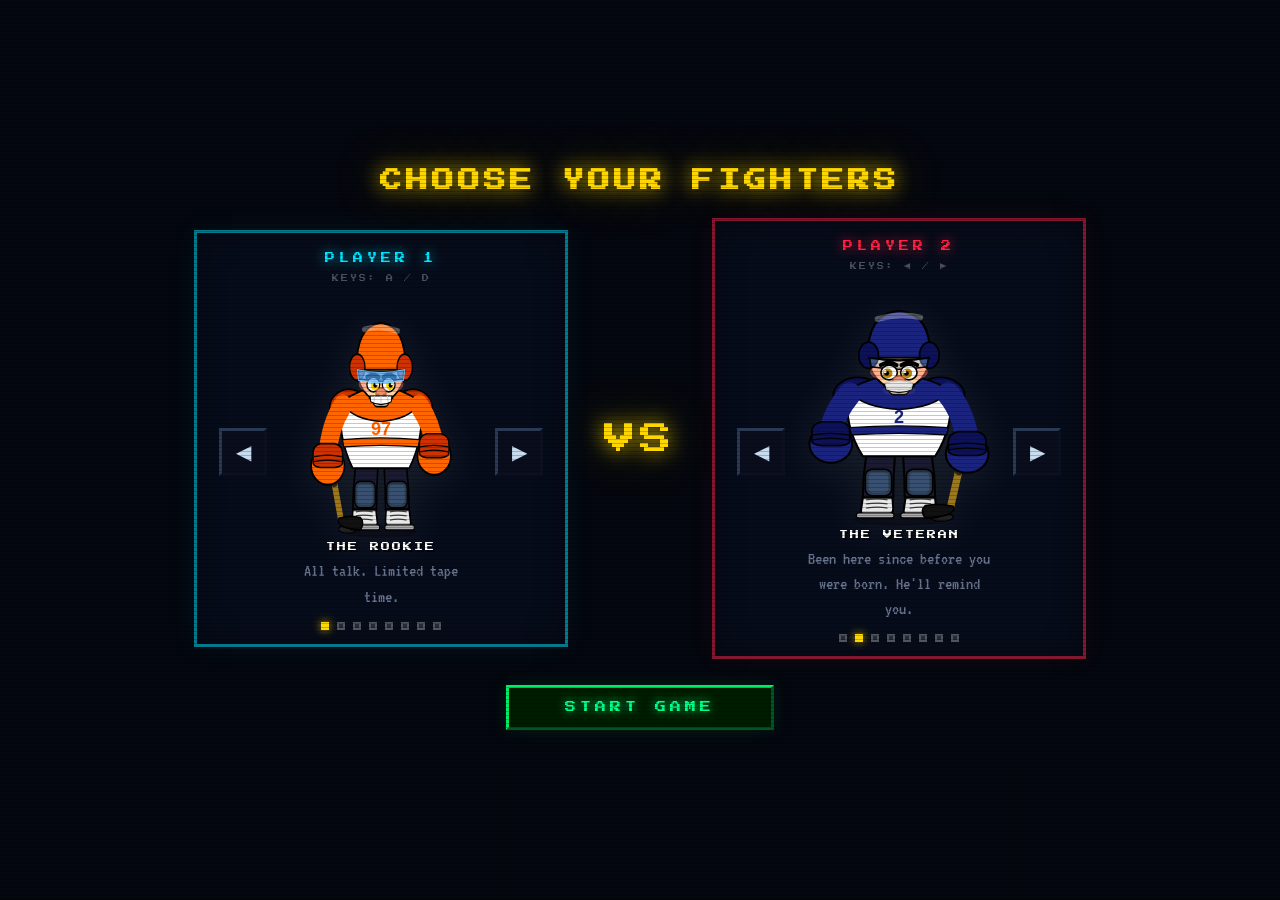
<file: web/index.html>
<!DOCTYPE html>
<html lang="en">
<head>
    <meta charset="UTF-8">
    <meta name="viewport" content="width=device-width, initial-scale=1.0">
    <title>Pond Hockey Insult Simulator</title>
    <link rel="stylesheet" href="style.css">
</head>
<body>

    <!-- ===================== CHARACTER SELECT ===================== -->
    <div id="character-select">
        <h1 class="cs-title">CHOOSE YOUR FIGHTERS</h1>
        <div class="cs-arena">

            <div class="cs-picker" id="cs-p1">
                <div class="cs-player-label">PLAYER 1</div>
                <div class="cs-controls-hint">Keys: A / D</div>
                <div class="cs-carousel">
                    <button class="cs-arrow" id="p1-prev">&#9664;</button>
                    <div class="cs-character-display">
                        <div class="cs-sprite-wrap" id="p1-sprite"></div>
                        <div class="cs-char-name"    id="p1-char-name"></div>
                        <div class="cs-char-tagline" id="p1-char-tagline"></div>
                    </div>
                    <button class="cs-arrow" id="p1-next">&#9654;</button>
                </div>
                <div class="cs-dots" id="p1-dots"></div>
            </div>

            <div class="cs-vs">VS</div>

            <div class="cs-picker" id="cs-p2">
                <div class="cs-player-label">PLAYER 2</div>
                <div class="cs-controls-hint">Keys: &#9664; / &#9654;</div>
                <div class="cs-carousel">
                    <button class="cs-arrow" id="p2-prev">&#9664;</button>
                    <div class="cs-character-display">
                        <div class="cs-sprite-wrap" id="p2-sprite"></div>
                        <div class="cs-char-name"    id="p2-char-name"></div>
                        <div class="cs-char-tagline" id="p2-char-tagline"></div>
                    </div>
                    <button class="cs-arrow" id="p2-next">&#9654;</button>
                </div>
                <div class="cs-dots" id="p2-dots"></div>
            </div>

        </div>
        <button class="game-button cs-start-btn" id="cs-start">START GAME</button>
    </div>

    <!-- ======================== GAME SCREEN ======================== -->
    <div class="game-container" id="game-screen" style="display:none">

        <!-- Health Bars -->
        <div class="health-bars">
            <div class="health-bar-container left">
                <div class="player-name" id="player1-name">Player 1</div>
                <div class="health-bar-border">
                    <div class="health-bar" id="player1-health"></div>
                </div>
            </div>

            <div class="round-counter">RND <span id="round-number">1</span></div>

            <div class="health-bar-container right">
                <div class="player-name" id="player2-name">Player 2</div>
                <div class="health-bar-border">
                    <div class="health-bar" id="player2-health"></div>
                </div>
            </div>
        </div>

        <!-- Main Game Area -->
        <div class="game-area">

            <!-- Characters + Insult Bubble -->
            <div class="characters">
                <div class="character left" id="character1">
                    <div class="pbox">
                        <div class="pbox-pipe-h"></div>
                        <div class="pbox-glass-area">
                            <div class="pbox-glare"></div>
                            <div class="pbox-fog" id="p1-fog"></div>
                            <div class="character-sprite"></div>
                        </div>
                        <div class="pbox-pipe-h"></div>
                        <div class="pbox-boards"><span class="pbox-label">PENALTY BOX</span></div>
                    </div>
                </div>

                <div class="center-display">
                    <div class="insult-bubble">
                        <div class="current-insult" id="current-insult">
                            Select words to build your insult!
                        </div>
                    </div>
                    <div class="damage-indicator" id="damage-indicator"></div>
                </div>

                <div class="character right" id="character2">
                    <div class="pbox">
                        <div class="pbox-pipe-h"></div>
                        <div class="pbox-glass-area">
                            <div class="pbox-glare"></div>
                            <div class="pbox-fog" id="p2-fog"></div>
                            <div class="character-sprite"></div>
                        </div>
                        <div class="pbox-pipe-h"></div>
                        <div class="pbox-boards"><span class="pbox-label">PENALTY BOX</span></div>
                    </div>
                </div>
            </div>

            <!-- Word Selection -->
            <div class="word-selection-area">
                <div class="available-words" id="available-words"></div>
                <div class="action-buttons">
                    <button class="game-button" id="finish-insult-btn">Fire!</button>
                    <button class="game-button secondary" id="reset-btn">Reset</button>
                </div>
            </div>

        </div>

        <!-- Turn Indicator -->
        <div class="turn-indicator">
            <span id="current-turn"></span>'s turn to chirp
        </div>

    </div>

    <!-- ====================== GAME OVER OVERLAY ====================== -->
    <div id="game-over-overlay" style="display:none">
        <div class="game-over-box">
            <div class="go-ko">K.O.!</div>
            <div class="go-winner" id="go-winner-text"></div>
            <div class="go-subtitle">WINS THE CHIRP-OFF</div>
            <div class="go-buttons">
                <button class="game-button"           id="go-rematch-btn">REMATCH</button>
                <button class="game-button secondary" id="go-menu-btn">MENU</button>
            </div>
        </div>
    </div>

    <script src="words.js"></script>
    <script src="characters.js"></script>
    <script src="game.js"></script>
</body>
</html>
</file>
<file: web/style.css>
@import url('https://fonts.googleapis.com/css2?family=Press+Start+2P&family=VT323&display=swap');

/* =============================================
   RESET + VARS
   ============================================= */
* { margin: 0; padding: 0; box-sizing: border-box; }

:root {
    --cyan:   #00e5ff;
    --red:    #ff2244;
    --gold:   #ffd700;
    --green:  #00ff88;
    --purple: #cc44ff;
    --bg:     #05070f;
    --panel:  #080c1a;
    --mid:    #0c1228;
    --dim:    #1c2840;
    --text:   #c8dcf0;
    --px:     'Press Start 2P', monospace;
    --vt:     'VT323', monospace;
}

/* CRT scanlines over everything */
body::before {
    content: '';
    position: fixed;
    inset: 0;
    background: repeating-linear-gradient(
        to bottom,
        transparent 0px,
        transparent 3px,
        rgba(0, 0, 0, 0.22) 3px,
        rgba(0, 0, 0, 0.22) 4px
    );
    pointer-events: none;
    z-index: 9999;
}

body {
    font-family: var(--vt);
    background: var(--bg);
    background-image: radial-gradient(ellipse at 50% 0%, rgba(0,80,180,0.07) 0%, transparent 65%);
    min-height: 100vh;
    display: flex;
    justify-content: center;
    align-items: center;
    overflow: hidden;
}

/* =============================================
   GAME CONTAINER
   ============================================= */
.game-container {
    width: 95vw;
    max-width: 1400px;
    height: 95vh;
    background: var(--panel);
    border: 4px solid var(--cyan);
    border-radius: 0;
    box-shadow:
        0 0 0 2px var(--bg),
        0 0 50px rgba(0,229,255,0.12),
        0 0 100px rgba(0,0,0,0.9),
        inset 0 0 60px rgba(0,0,0,0.5);
    display: flex;
    flex-direction: column;
    position: relative;
    overflow: hidden;
}

/* Top neon trim */
.game-container::before {
    content: '';
    position: absolute;
    top: 0; left: 0; right: 0;
    height: 3px;
    background: linear-gradient(90deg, transparent, var(--cyan), var(--gold), var(--cyan), transparent);
    z-index: 20;
}

.game-container::after { display: none; }

/* =============================================
   HEALTH BARS
   ============================================= */
.health-bars {
    display: flex;
    justify-content: space-between;
    align-items: center;
    padding: 10px 24px;
    background: #03050c;
    border-bottom: 3px solid var(--dim);
    position: relative;
    z-index: 10;
}

.health-bar-container {
    display: flex;
    flex-direction: column;
    gap: 5px;
    min-width: 280px;
}

.health-bar-border {
    background: #080a14;
    padding: 4px;
    border: 2px solid var(--dim);
    box-shadow: inset 0 0 12px rgba(0,0,0,0.8);
}

/* P1 bar — cyan */
.health-bar {
    height: 22px;
    width: 100%;
    transition: width 0.4s ease;
    position: relative;
    background:
        repeating-linear-gradient(
            90deg,
            transparent,
            transparent 9px,
            rgba(0,0,0,0.35) 9px,
            rgba(0,0,0,0.35) 10px
        ),
        linear-gradient(90deg, #66eeff 0%, #00bbdd 100%);
    box-shadow: 0 0 14px rgba(0,229,255,0.55);
}

/* P2 bar — red (overridden on right container) */
.health-bar-container.right .health-bar {
    background:
        repeating-linear-gradient(
            90deg,
            transparent,
            transparent 9px,
            rgba(0,0,0,0.35) 9px,
            rgba(0,0,0,0.35) 10px
        ),
        linear-gradient(90deg, #ff6680 0%, #ff2244 100%);
    box-shadow: 0 0 14px rgba(255,34,68,0.5);
}

.player-name {
    font-family: var(--px);
    font-size: 8px;
    color: var(--cyan);
    text-transform: uppercase;
    letter-spacing: 2px;
    text-shadow: 0 0 10px rgba(0,229,255,0.7);
}

.health-bar-container.right .player-name {
    text-align: right;
    color: var(--red);
    text-shadow: 0 0 10px rgba(255,34,68,0.7);
}

.round-counter {
    font-family: var(--px);
    font-size: 10px;
    color: var(--gold);
    background: #03050c;
    padding: 8px 18px;
    border: 2px solid var(--gold);
    letter-spacing: 2px;
    white-space: nowrap;
    text-shadow: 0 0 10px rgba(255,215,0,0.8);
    box-shadow: 0 0 14px rgba(255,215,0,0.12), inset 0 0 10px rgba(0,0,0,0.5);
}

/* =============================================
   GAME AREA
   ============================================= */
.game-area {
    flex: 1;
    display: flex;
    flex-direction: column;
    position: relative;
    z-index: 1;
    overflow: hidden;
}

/* =============================================
   CHARACTERS ARENA
   ============================================= */
.characters {
    flex: 1;
    display: flex;
    justify-content: space-between;
    align-items: stretch;
    padding: 14px 20px;
    gap: 12px;
    background:
        repeating-linear-gradient(0deg,
            transparent 0px, transparent 40px,
            rgba(255,255,255,0.006) 40px, rgba(255,255,255,0.006) 41px),
        repeating-linear-gradient(90deg,
            transparent 0px, transparent 80px,
            rgba(255,255,255,0.004) 80px, rgba(255,255,255,0.004) 81px),
        linear-gradient(180deg, #040810 0%, #060c1a 100%);
    position: relative;
}

.characters::before { display: none; }

.character {
    display: flex;
    flex-direction: column;
    align-items: center;
    gap: 8px;
}

.character-sprite {
    width: 220px;
    height: 280px;
    display: flex;
    align-items: flex-end;
    justify-content: center;
    position: relative;
    z-index: 5;
}

.hockey-player {
    width: 200px;
    height: 280px;
    position: relative;
    transition: transform 0.3s ease;
}

/* =============================================
   PENALTY BOX
   ============================================= */
.pbox {
    display: flex;
    flex-direction: column;
    background: #07101e;
    border: 6px solid #4a6070;
    border-radius: 0;
    box-shadow:
        0 0 0 2px #090c12,
        0 0 30px rgba(0,0,0,0.9),
        inset 0 0 20px rgba(0,0,0,0.6);
    overflow: hidden;
    flex: 1;
}

.pbox-pipe-h {
    height: 12px;
    flex-shrink: 0;
    background: linear-gradient(180deg,
        #c8d8e8 0%, #88a0b4 30%, #3a5060 60%, #7898b0 100%);
    border-top: 1px solid #ddeeff;
    border-bottom: 1px solid #182838;
}

.pbox-glass-area {
    position: relative;
    flex: 1;
    display: flex;
    align-items: flex-end;
    justify-content: center;
    background: linear-gradient(180deg,
        rgba(100,180,255,0.07) 0%,
        rgba(80,150,240,0.02) 100%);
    overflow: hidden;
    min-height: 280px;
}

.pbox-glass-area::after {
    content: '';
    position: absolute;
    inset: 0;
    background: linear-gradient(180deg,
        rgba(180,220,255,0.06) 0%,
        rgba(150,210,255,0.01) 100%);
    pointer-events: none;
    z-index: 10;
}

.pbox-glare {
    position: absolute;
    top: 8px; left: 10px;
    width: 26%; height: 52%;
    background: linear-gradient(140deg,
        rgba(255,255,255,0.14) 0%,
        rgba(255,255,255,0.04) 50%,
        transparent 100%);
    border-radius: 40% 60% 70% 30% / 40% 50% 60% 50%;
    pointer-events: none;
    z-index: 11;
}

.pbox-fog {
    position: absolute;
    bottom: 115px;
    width: 75px; height: 48px;
    background: radial-gradient(ellipse,
        rgba(255,255,255,0.13) 0%,
        rgba(255,255,255,0.04) 55%,
        transparent 70%);
    pointer-events: none;
    z-index: 12;
    opacity: 0;
    transition: opacity 0.5s ease;
}
#character1 .pbox-fog { right: -4px; }
#character2 .pbox-fog { left:  -4px; }
.pbox-fog.active       { opacity: 1; }

.pbox-boards {
    flex-shrink: 0;
    background: linear-gradient(180deg, #eee 0%, #ddd 100%);
    border-top: 6px solid #CC1010;
    border-bottom: 3px solid #CC1010;
    padding: 8px 16px;
    text-align: center;
    position: relative;
}
.pbox-boards::after {
    content: '';
    position: absolute;
    bottom: 5px; left: 0; right: 0;
    height: 2px;
    background: #CC1010;
}
.pbox-label {
    font-family: var(--px);
    font-size: 7px;
    font-weight: bold;
    letter-spacing: 3px;
    color: #333;
    text-transform: uppercase;
}

/* Character lean + glow */
#character1 .hockey-player {
    transform: translateX(16px) rotate(5deg);
    transform-origin: bottom center;
    transition: transform 0.3s ease;
    filter: drop-shadow(0 10px 24px rgba(0,229,255,0.22));
}
#character2 .hockey-player {
    transform: translateX(-16px) rotate(-5deg);
    transform-origin: bottom center;
    transition: transform 0.3s ease;
    filter: drop-shadow(0 10px 24px rgba(255,34,68,0.22));
}

/* Attack animations */
#character1.attacking .hockey-player { animation: p1Attack 0.5s ease; }
#character2.attacking .hockey-player { animation: p2Attack 0.5s ease; }
@keyframes p1Attack {
    0%   { transform: translateX(16px)  rotate(5deg); }
    40%  { transform: translateX(44px)  rotate(13deg) scale(1.08); }
    100% { transform: translateX(16px)  rotate(5deg); }
}
@keyframes p2Attack {
    0%   { transform: translateX(-16px) rotate(-5deg); }
    40%  { transform: translateX(-44px) rotate(-13deg) scale(1.08); }
    100% { transform: translateX(-16px) rotate(-5deg); }
}

/* Hurt animations */
#character1.damaged .hockey-player { animation: p1Hurt 0.45s ease; }
#character2.damaged .hockey-player { animation: p2Hurt 0.45s ease; }
@keyframes p1Hurt {
    0%, 100% { transform: translateX(16px)  rotate(5deg); }
    30%      { transform: translateX(-8px)  rotate(0deg); }
    65%      { transform: translateX(26px)  rotate(8deg); }
}
@keyframes p2Hurt {
    0%, 100% { transform: translateX(-16px) rotate(-5deg); }
    30%      { transform: translateX(8px)   rotate(0deg); }
    65%      { transform: translateX(-26px) rotate(-8deg); }
}

/* =============================================
   CENTER DISPLAY
   ============================================= */
.center-display {
    flex: 1;
    display: flex;
    flex-direction: column;
    justify-content: center;
    align-items: center;
    gap: 14px;
    max-width: 540px;
}

/* Insult bubble — pulsing neon gold frame */
@keyframes bubbleGlow {
    0%, 100% { box-shadow: 0 0 16px rgba(255,215,0,0.18), 0 0 50px rgba(255,215,0,0.04), inset 0 0 20px rgba(0,0,0,0.5); }
    50%       { box-shadow: 0 0 28px rgba(255,215,0,0.30), 0 0 70px rgba(255,215,0,0.08), inset 0 0 20px rgba(0,0,0,0.5); }
}

.insult-bubble {
    background: #03050d;
    border: 4px solid var(--gold);
    padding: 22px 26px 18px;
    min-height: 130px;
    width: 100%;
    position: relative;
    animation: bubbleGlow 3s ease-in-out infinite;
}

/* "// CHIRP //" label */
.insult-bubble::before {
    content: '// CHIRP //';
    position: absolute;
    top: -14px;
    left: 18px;
    font-family: var(--px);
    font-size: 7px;
    color: var(--gold);
    background: #03050d;
    padding: 2px 8px;
    text-shadow: 0 0 8px rgba(255,215,0,0.8);
    letter-spacing: 3px;
}

.current-insult {
    font-family: var(--vt);
    font-size: 36px;
    font-weight: normal;
    text-align: center;
    color: #fff;
    line-height: 1.3;
    text-shadow: 0 0 16px rgba(255,255,255,0.25);
    text-transform: uppercase;
    letter-spacing: 1px;
}

/* Damage number — huge + glowing */
.damage-indicator {
    font-family: var(--px);
    font-size: 28px;
    color: var(--red);
    text-shadow:
        0 0 10px rgba(255,34,68,1),
        0 0 30px rgba(255,34,68,0.7),
        2px 2px 0 #330011;
    min-height: 50px;
    display: flex;
    align-items: center;
    justify-content: center;
}

.damage-indicator.show {
    animation: damagePopup 1s ease;
}

@keyframes damagePopup {
    0%   { transform: scale(0) rotate(-12deg); opacity: 0; }
    45%  { transform: scale(1.5) rotate(4deg);  opacity: 1; }
    65%  { transform: scale(0.92) rotate(-1deg); }
    100% { transform: scale(1) rotate(0); opacity: 1; }
}

/* =============================================
   WORD SELECTION AREA
   ============================================= */
.word-selection-area {
    background: #04060f;
    padding: 10px 18px 14px;
    border-top: 3px solid var(--dim);
    display: flex;
    flex-direction: column;
    gap: 10px;
    position: relative;
    z-index: 10;
}

/* WORD BANK label */
.word-selection-area::before {
    content: '◄ CHOOSE YOUR WORDS ►';
    font-family: var(--px);
    font-size: 7px;
    color: rgba(0,229,255,0.4);
    letter-spacing: 3px;
    text-align: center;
    display: block;
}

.available-words {
    display: flex;
    flex-wrap: wrap;
    gap: 8px;
    justify-content: center;
    min-height: 95px;
    align-content: flex-start;
}

/* Base word button — pixel-art 3D press */
.word-button {
    font-family: var(--vt);
    font-size: 22px;
    line-height: 1;
    background: #0a0c18;
    padding: 6px 16px;
    color: #aaa;
    cursor: pointer;
    border-radius: 0;
    text-transform: uppercase;
    letter-spacing: 1px;
    /* Pixel-art beveled border */
    border-top: 3px solid #555;
    border-left: 3px solid #555;
    border-right: 3px solid #1a1a1a;
    border-bottom: 3px solid #1a1a1a;
    transition: filter 0.08s ease, transform 0.08s ease;
}
.word-button:hover {
    filter: brightness(1.35);
    transform: translateY(-2px);
}
.word-button:active {
    transform: translate(2px, 2px);
    border-top-color:    #1a1a1a;
    border-left-color:   #1a1a1a;
    border-right-color:  #555;
    border-bottom-color: #555;
}

/* Noun — electric blue */
.word-button.noun {
    background: #00101e;
    color: #66ccff;
    border-top-color:    #0088cc;
    border-left-color:   #0088cc;
    border-right-color:  #003a55;
    border-bottom-color: #003a55;
    text-shadow: 0 0 8px rgba(0,160,255,0.5);
}

/* Verb — hot red */
.word-button.verb {
    background: #1a0008;
    color: #ff8899;
    border-top-color:    #cc1a33;
    border-left-color:   #cc1a33;
    border-right-color:  #550011;
    border-bottom-color: #550011;
    text-shadow: 0 0 8px rgba(255,80,110,0.5);
}

/* Ending — gold */
.word-button.ending {
    background: #140e00;
    color: #ffdd66;
    border-top-color:    #bb8800;
    border-left-color:   #bb8800;
    border-right-color:  #553d00;
    border-bottom-color: #553d00;
    text-shadow: 0 0 8px rgba(255,200,0,0.5);
}

/* And — purple */
.word-button.and {
    background: #120020;
    color: #dd88ff;
    border-top-color:    #8822bb;
    border-left-color:   #8822bb;
    border-right-color:  #3d0055;
    border-bottom-color: #3d0055;
    text-shadow: 0 0 8px rgba(190,80,255,0.5);
}

/* =============================================
   ACTION BUTTONS
   ============================================= */
.action-buttons {
    display: flex;
    gap: 16px;
    justify-content: center;
}

.game-button {
    font-family: var(--px);
    font-size: 10px;
    background: #001c00;
    color: #00ff88;
    cursor: pointer;
    border-radius: 0;
    padding: 12px 26px;
    letter-spacing: 2px;
    text-transform: uppercase;
    text-shadow: 0 0 10px rgba(0,255,136,0.8);
    border-top:    3px solid #00ee66;
    border-left:   3px solid #00ee66;
    border-right:  3px solid #005522;
    border-bottom: 3px solid #005522;
    box-shadow: 0 0 14px rgba(0,180,80,0.15);
    transition: filter 0.08s ease, transform 0.08s ease, box-shadow 0.08s ease;
}
.game-button:hover {
    filter: brightness(1.15);
    box-shadow: 0 0 24px rgba(0,220,100,0.3);
}
.game-button:active {
    transform: translate(2px, 2px);
    border-top-color:    #005522;
    border-left-color:   #005522;
    border-right-color:  #00ee66;
    border-bottom-color: #00ee66;
    box-shadow: none;
}

.game-button.secondary {
    background: #0c1220;
    color: #7799bb;
    text-shadow: none;
    box-shadow: none;
    border-top:    3px solid #4466aa;
    border-left:   3px solid #4466aa;
    border-right:  3px solid #111e33;
    border-bottom: 3px solid #111e33;
}
.game-button.secondary:hover { filter: brightness(1.2); }
.game-button.secondary:active {
    border-top-color:    #111e33;
    border-left-color:   #111e33;
    border-right-color:  #4466aa;
    border-bottom-color: #4466aa;
}

/* =============================================
   TURN INDICATOR
   ============================================= */
.turn-indicator {
    background: #03050c;
    padding: 9px;
    text-align: center;
    font-family: var(--px);
    font-size: 8px;
    color: var(--text);
    border-top: 3px solid var(--dim);
    letter-spacing: 3px;
    text-transform: uppercase;
}

#current-turn {
    color: var(--gold);
    text-shadow: 0 0 10px rgba(255,215,0,0.9);
}

/* =============================================
   CHARACTER SELECT SCREEN
   ============================================= */
#character-select {
    position: fixed;
    inset: 0;
    display: flex;
    flex-direction: column;
    align-items: center;
    justify-content: center;
    gap: 26px;
    background: #04060d;
    background-image:
        repeating-linear-gradient(0deg,
            transparent 0px, transparent 3px,
            rgba(0,229,255,0.01) 3px, rgba(0,229,255,0.01) 4px);
    font-family: var(--px);
    padding: 20px;
    z-index: 100;
}

.cs-title {
    font-family: var(--px);
    font-size: 22px;
    color: var(--gold);
    text-transform: uppercase;
    letter-spacing: 4px;
    text-shadow:
        0 0 20px rgba(255,215,0,0.85),
        0 0 50px rgba(255,215,0,0.35),
        3px 3px 0 rgba(0,0,0,0.95);
}

.cs-arena {
    display: flex;
    align-items: center;
    justify-content: center;
    gap: 36px;
    width: 100%;
    max-width: 1100px;
}

.cs-picker {
    display: flex;
    flex-direction: column;
    align-items: center;
    gap: 12px;
    background: #070c1a;
    border-radius: 0;
    padding: 20px 22px 14px;
    min-width: 330px;
    box-shadow: 0 0 30px rgba(0,0,0,0.7), inset 0 0 30px rgba(0,0,0,0.4);
}
#cs-p1 {
    border: 3px solid rgba(0,229,255,0.5);
    box-shadow: 0 0 24px rgba(0,229,255,0.06), inset 0 0 30px rgba(0,0,0,0.4);
}
#cs-p2 {
    border: 3px solid rgba(255,34,68,0.5);
    box-shadow: 0 0 24px rgba(255,34,68,0.06), inset 0 0 30px rgba(0,0,0,0.4);
}

.cs-player-label {
    font-family: var(--px);
    font-size: 10px;
    letter-spacing: 4px;
}
#cs-p1 .cs-player-label { color: var(--cyan); text-shadow: 0 0 12px rgba(0,229,255,0.8); }
#cs-p2 .cs-player-label { color: var(--red);  text-shadow: 0 0 12px rgba(255,34,68,0.8); }

.cs-controls-hint {
    font-family: var(--px);
    font-size: 7px;
    color: rgba(255,255,255,0.28);
    letter-spacing: 2px;
    text-transform: uppercase;
}

.cs-carousel {
    display: flex;
    align-items: center;
    gap: 14px;
}

.cs-arrow {
    background: #0a0d1c;
    color: var(--text);
    font-size: 20px;
    width: 48px;
    height: 48px;
    border-radius: 0;
    cursor: pointer;
    display: flex;
    align-items: center;
    justify-content: center;
    flex-shrink: 0;
    border-top:    3px solid #2a3a54;
    border-left:   3px solid #2a3a54;
    border-right:  3px solid #0d1020;
    border-bottom: 3px solid #0d1020;
    transition: filter 0.1s ease, transform 0.1s ease;
}
.cs-arrow:hover {
    color: var(--gold);
    filter: brightness(1.3);
    text-shadow: 0 0 8px rgba(255,215,0,0.7);
}
.cs-arrow:active {
    transform: translate(2px, 2px);
    border-top-color:    #0d1020;
    border-left-color:   #0d1020;
    border-right-color:  #2a3a54;
    border-bottom-color: #2a3a54;
}

.cs-character-display {
    display: flex;
    flex-direction: column;
    align-items: center;
    gap: 8px;
    min-width: 200px;
}

.cs-sprite-wrap {
    width: 200px;
    height: 240px;
    display: flex;
    align-items: flex-end;
    justify-content: center;
    filter: drop-shadow(0 8px 20px rgba(255,255,255,0.08));
}
.cs-sprite-wrap .hockey-player { width: 180px; height: 230px; }

@keyframes csPopIn {
    from { opacity: 0; transform: scale(0.75) translateY(10px); }
    to   { opacity: 1; transform: scale(1)    translateY(0);    }
}
.cs-sprite-wrap.animating { animation: csPopIn 0.18s ease; }

.cs-char-name {
    font-family: var(--px);
    font-size: 9px;
    color: #fff;
    text-align: center;
    text-transform: uppercase;
    letter-spacing: 2px;
    text-shadow: 2px 2px 0 rgba(0,0,0,0.9);
}

.cs-char-tagline {
    font-family: var(--vt);
    font-size: 18px;
    color: rgba(200,220,255,0.5);
    text-align: center;
    max-width: 190px;
    line-height: 1.4;
}

.cs-vs {
    font-family: var(--px);
    font-size: 32px;
    color: var(--gold);
    text-shadow:
        0 0 20px rgba(255,215,0,0.9),
        0 0 50px rgba(255,215,0,0.4),
        3px 3px 0 rgba(0,0,0,0.95);
    letter-spacing: 4px;
    flex-shrink: 0;
    user-select: none;
}

/* Square dots — pixel style */
.cs-dots { display: flex; gap: 8px; }
.cs-dot {
    width: 8px; height: 8px;
    background: rgba(255,255,255,0.12);
    border: 2px solid rgba(255,255,255,0.2);
    border-radius: 0;
    transition: all 0.15s ease;
}
.cs-dot.active {
    background: var(--gold);
    border-color: var(--gold);
    box-shadow: 0 0 8px rgba(255,215,0,0.8);
}

.cs-start-btn {
    font-size: 11px;
    padding: 14px 56px;
    letter-spacing: 4px;
}

/* =============================================
   GAME OVER OVERLAY
   ============================================= */
#game-over-overlay {
    position: fixed;
    inset: 0;
    background: rgba(0,0,0,0.88);
    display: flex;
    align-items: center;
    justify-content: center;
    z-index: 200;
}

.game-over-box {
    background: #03050d;
    border: 4px solid var(--gold);
    padding: 48px 64px;
    text-align: center;
    display: flex;
    flex-direction: column;
    align-items: center;
    gap: 20px;
    box-shadow:
        0 0 60px rgba(255,215,0,0.25),
        0 0 120px rgba(255,215,0,0.08),
        inset 0 0 40px rgba(0,0,0,0.6);
    animation: goEntrance 0.4s ease;
}

@keyframes goEntrance {
    from { transform: scale(0.8); opacity: 0; }
    to   { transform: scale(1);   opacity: 1; }
}

@keyframes koFlash {
    0%, 40%, 60%, 100% { opacity: 1; }
    50%                { opacity: 0.2; }
    55%                { opacity: 1; }
    57%                { opacity: 0.2; }
}

.go-ko {
    font-family: var(--px);
    font-size: 42px;
    color: var(--red);
    text-shadow:
        0 0 20px rgba(255,34,68,1),
        0 0 50px rgba(255,34,68,0.6),
        3px 3px 0 #330011;
    letter-spacing: 4px;
    animation: koFlash 1s ease 0.1s both;
}

.go-winner {
    font-family: var(--px);
    font-size: 13px;
    color: var(--gold);
    letter-spacing: 3px;
    text-shadow: 0 0 16px rgba(255,215,0,0.9);
    line-height: 1.6;
}

.go-subtitle {
    font-family: var(--px);
    font-size: 8px;
    color: var(--cyan);
    letter-spacing: 5px;
    text-shadow: 0 0 10px rgba(0,229,255,0.7);
}

.go-buttons {
    display: flex;
    gap: 20px;
    margin-top: 12px;
}

/* =============================================
   CHARACTER STATUS
   ============================================= */
.character-status {
    font-family: var(--px);
    font-size: 6px;
    color: rgba(200,220,255,0.3);
    letter-spacing: 2px;
    text-align: center;
}

/* =============================================
   RESPONSIVE
   ============================================= */
@media (max-width: 1200px) {
    .character-sprite { width: 180px; height: 250px; }
    .hockey-player    { width: 160px; height: 250px; }
    .current-insult   { font-size: 28px; }
    .insult-bubble    { padding: 16px 18px; }
    .word-button      { font-size: 18px; }
}

@media (max-width: 768px) {
    .characters       { padding: 10px 8px; }
    .character-sprite { width: 120px; height: 180px; }
    .hockey-player    { width: 110px; height: 180px; }
    .current-insult   { font-size: 22px; }
    .insult-bubble    { min-height: 80px; padding: 12px; }
    .word-button      { font-size: 16px; padding: 5px 10px; }
    .game-button      { font-size: 8px;  padding: 10px 16px; }
    .cs-title         { font-size: 14px; }
    .cs-vs            { font-size: 22px; }
}
</file>
